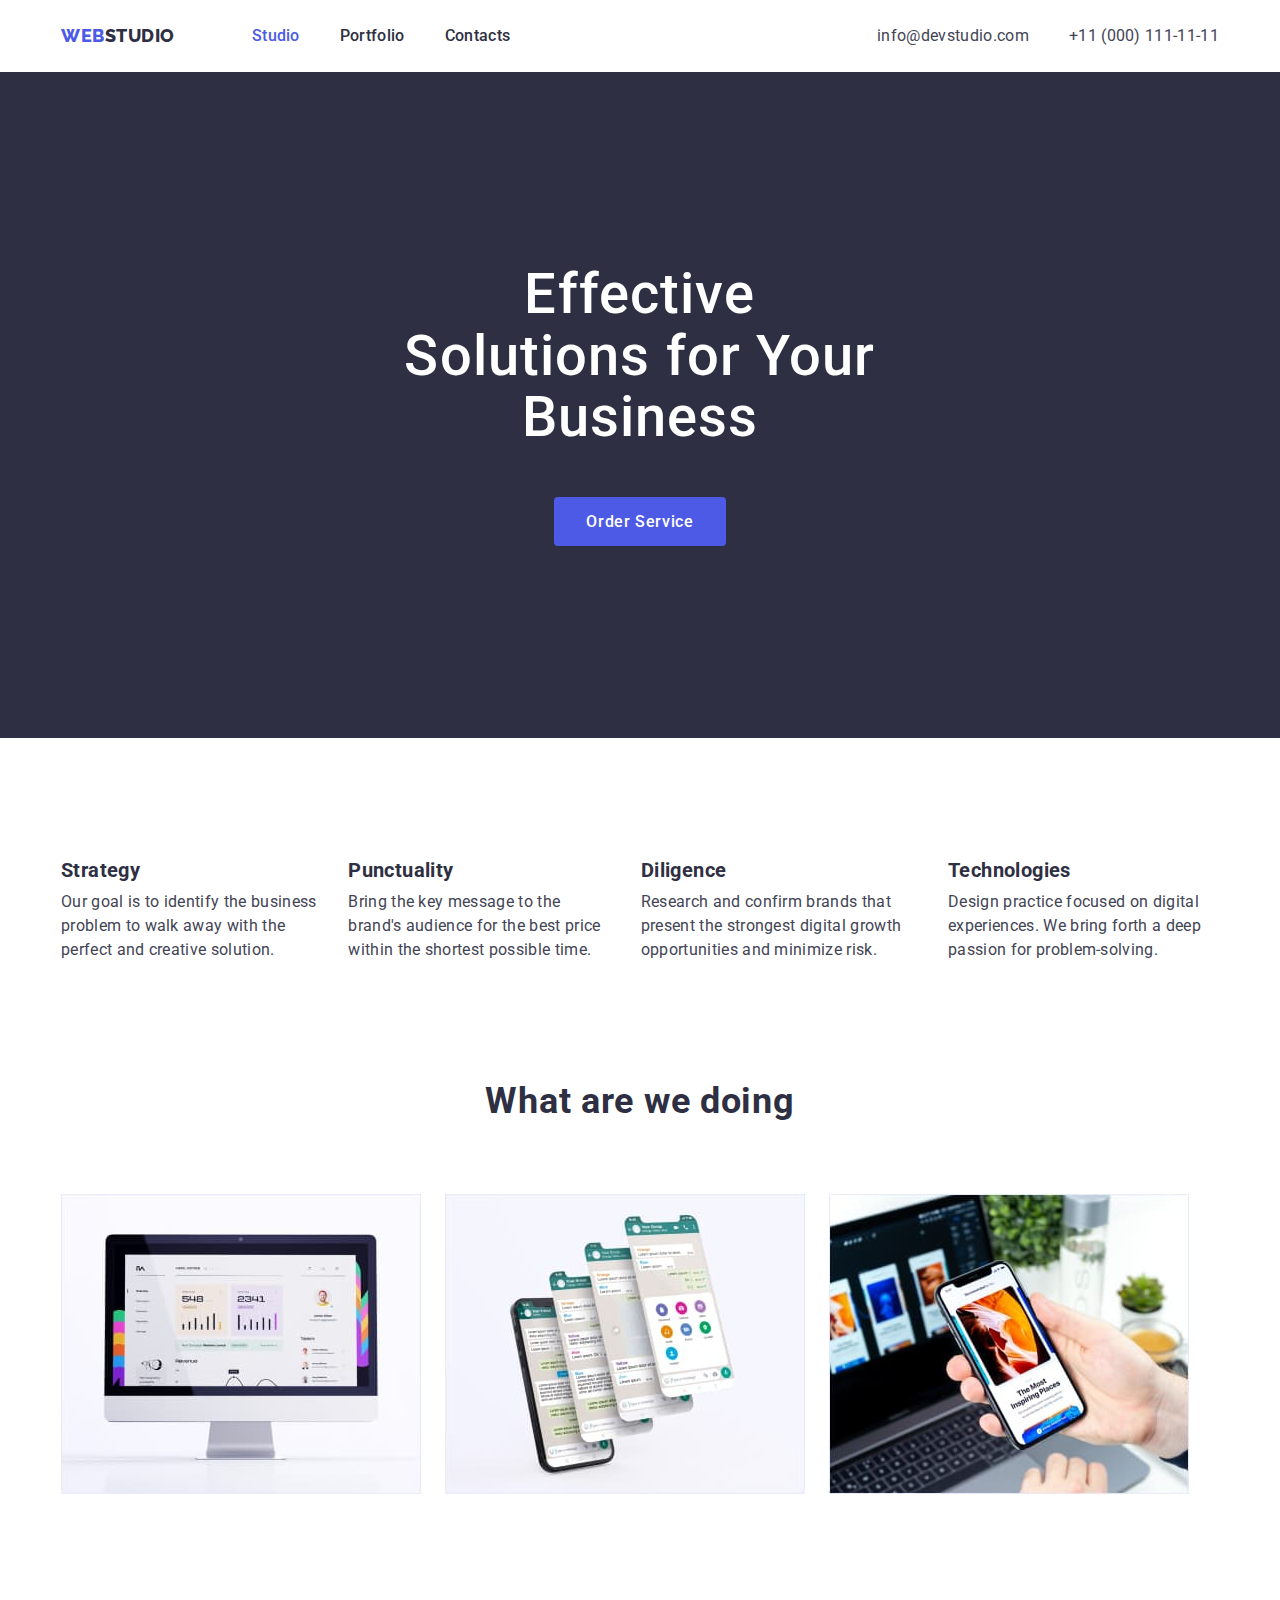
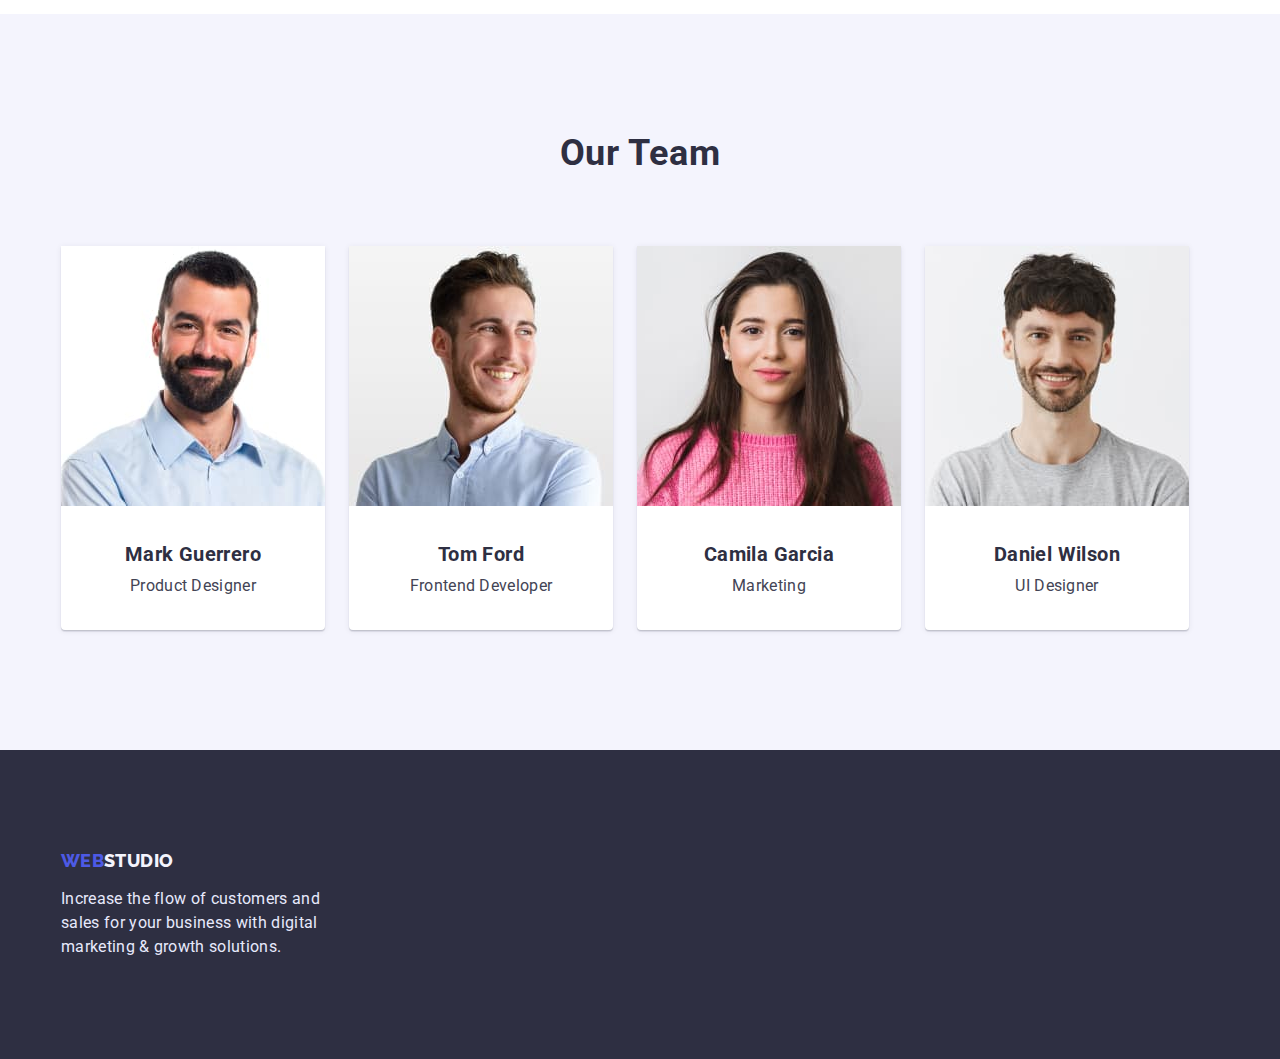
<file: index.html>
<!DOCTYPE html>
<html lang="en">
  <head>
    <meta charset="UTF-8" />
    <meta http-equiv="X-UA-Compatible" content="IE=edge" />
    <meta name="viewport" content="width=device-width, initial-scale=1.0" />
    <link rel="preconnect" href="https://fonts.googleapis.com" />
    <link rel="preconnect" href="https://fonts.gstatic.com" crossorigin />
    <link
      href="https://fonts.googleapis.com/css2?family=Raleway:wght@700;800&family=Roboto:wght@400;500;700;900&display=swap"
      rel="stylesheet"
    />
    <link
      rel="stylesheet"
      href="https://cdnjs.cloudflare.com/ajax/libs/modern-normalize/1.1.0/modern-normalize.min.css"
      integrity="sha512-wpPYUAdjBVSE4KJnH1VR1HeZfpl1ub8YT/NKx4PuQ5NmX2tKuGu6U/JRp5y+Y8XG2tV+wKQpNHVUX03MfMFn9Q=="
      crossorigin="anonymous"
      referrerpolicy="no-referrer"
    />
    <title>WEBSTUDIO</title>
    <link rel="stylesheet" href="./css/style.css" />
  </head>
  <body>
    <header class="header">
      <div class="container d-flex">
        <nav class="header-nav d-flex">
          <a class="logo" href="./index.html"><span class="logo-color">WEB</span>STUDIO</a>
          <ul class="nav-list">
            <li class="item"><a class="nav-link current" href="./index.html">Studio</a></li>
            <li class="item"><a class="nav-link" href="./portfolio.html">Portfolio</a></li>
            <li class="item"><a class="nav-link" href="#">Contacts</a></li>
          </ul>
        </nav>

        <ul class="auth-list header-nav">
          <li class="item">
            <a class="auth-link" href="mailto:info@devstudio.com">info@devstudio.com</a>
          </li>
          <li class="item">
            <a class="auth-link" href="tel:+11(000)111-11-11">+11 (000) 111-11-11</a>
          </li>
        </ul>
      </div>
    </header>
    <main>
      <section class="section hero">
        <div class="container">
          <div class="wrap">
            <h1 class="hero-title">Effective Solutions for Your Business</h1>
          </div>
          <button class="btn-title btn-hero" type="button">Order Service</button>
        </div>
      </section>
      <section class="section benefits">
        <div class="container">
          <h2 class="h2-tittle visually-hidden">Our advantages</h2>
          <ul class="benefits-list style-non d-flex">
            <li class="item">
              <h3 class="h3-tittle h3-style">Strategy</h3>
              <p class="txt">
                Our goal is to identify the business problem to walk away with the perfect and
                creative solution.
              </p>
            </li>
            <li class="item">
              <h3 class="h3-tittle h3-style">Punctuality</h3>
              <p class="txt">
                Bring the key message to the brand's audience for the best price within the shortest
                possible time.
              </p>
            </li>
            <li class="item">
              <h3 class="h3-tittle h3-style">Diligence</h3>
              <p class="txt">
                Research and confirm brands that present the strongest digital growth opportunities
                and minimize risk.
              </p>
            </li>
            <li class="item">
              <h3 class="h3-tittle h3-style">Technologies</h3>
              <p class="txt">
                Design practice focused on digital experiences. We bring forth a deep passion for
                problem-solving.
              </p>
            </li>
          </ul>
        </div>
      </section>
      <section class="section work">
        <div class="container">
          <h2 class="h2-tittle h2-work">What are we doing</h2>
          <ul class="style-non d-flex">
            <li class="item-work"><img src="./images/imac.jpg" alt="imac" width="360" /></li>
            <li class="item-work"><img src="./images/screen.jpg" alt="screen" width="360" /></li>
            <li class="item-work"><img src="./images/phone.jpg" alt="phone" width="360" /></li>
          </ul>
        </div>
      </section>
      <section class="section team">
        <div class="container">
          <h2 class="h2-tittle h2-team">Our Team</h2>
          <ul class="team-list d-flex style-non">
            <li class="team-item">
              <img src="./images/Mark_Guerrero.jpg" alt="Mark Guerrero" width="264" />
              <div class="card-txt">
                <h3 class="h3-tittle card-name">Mark Guerrero</h3>
                <p class="txt">Product Designer</p>
              </div>
            </li>
            <li class="team-item">
              <img src="./images/Tom_Ford.jpg" alt="Tom Ford" width="264" />
              <div class="card-txt">
                <h3 class="h3-tittle card-name">Tom Ford</h3>
                <p class="txt">Frontend Developer</p>
              </div>
            </li>
            <li class="team-item">
              <img src="./images/Camila_Garcia.jpg" alt="Camila Garcia" width="264" />
              <div class="card-txt">
                <h3 class="h3-tittle card-name">Camila Garcia</h3>
                <p class="txt">Marketing</p>
              </div>
            </li>
            <li class="team-item">
              <img src="./images/Daniel_Wilson.jpg" alt="Daniel Wilson" width="264" />
              <div class="card-txt">
                <h3 class="h3-tittle card-name">Daniel Wilson</h3>
                <p class="txt">UI Designer</p>
              </div>
            </li>
          </ul>
        </div>
      </section>
    </main>
    <footer class="footer">
      <div class="container">
        <div class="footer-info">
          <a class="logo-footer" href="#"><span class="logo-color">WEB</span>STUDIO</a>
          <p class="txt-footer">
            Increase the flow of customers and sales for your business with digital marketing &
            growth solutions.
          </p>
        </div>
      </div>
    </footer>
  </body>
</html>
</file>
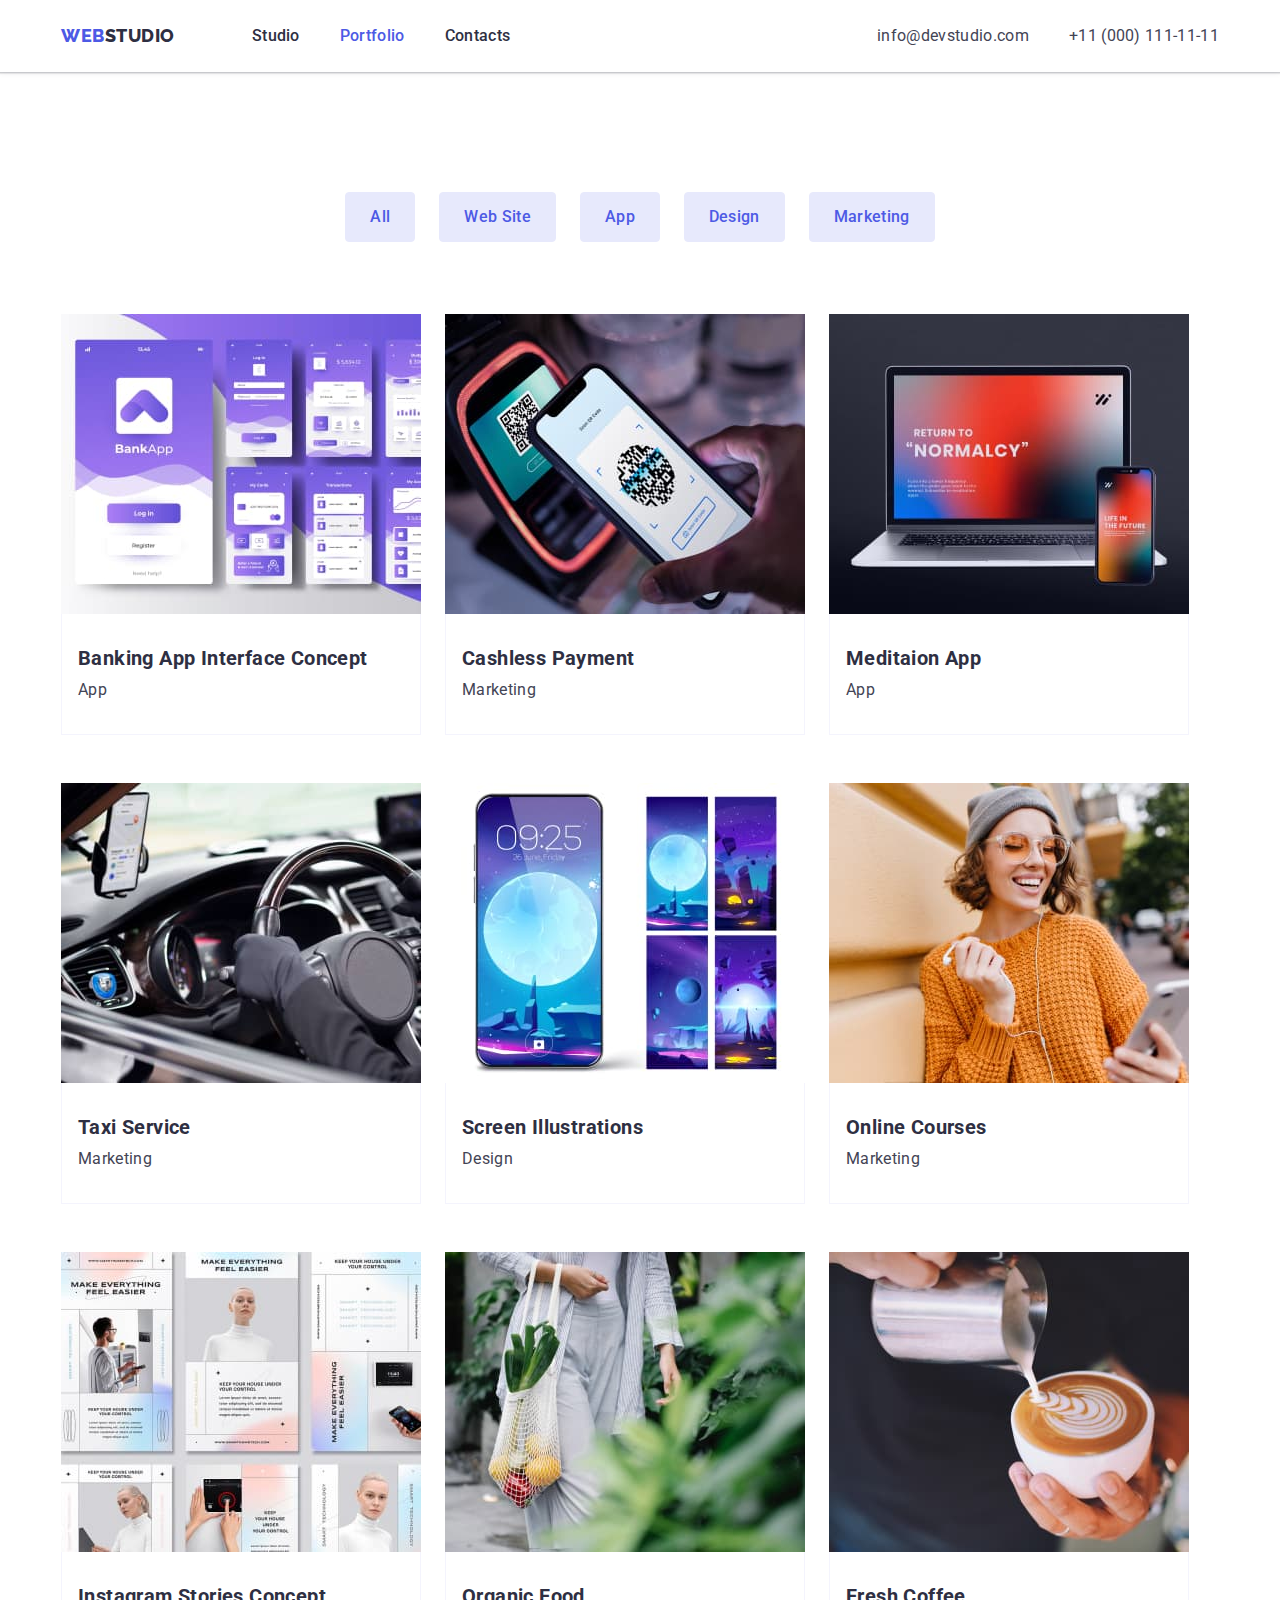
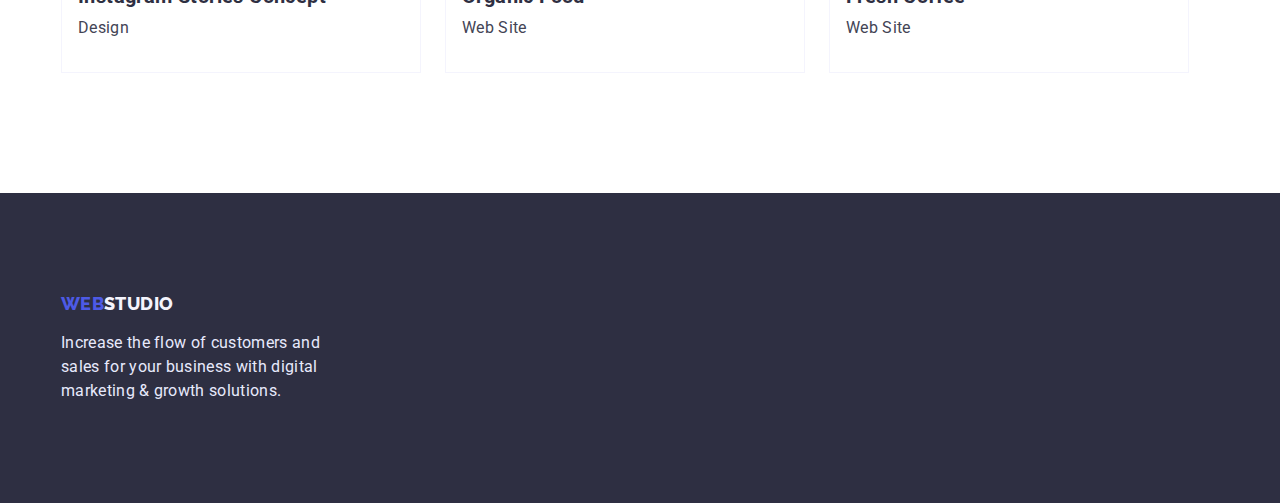
<file: portfolio.html>
<!DOCTYPE html>
<html lang="en">
  <head>
    <meta charset="UTF-8" />
    <meta http-equiv="X-UA-Compatible" content="IE=edge" />
    <meta name="viewport" content="width=device-width, initial-scale=1.0" />
    <link rel="preconnect" href="https://fonts.googleapis.com" />
    <link rel="preconnect" href="https://fonts.gstatic.com" crossorigin />
    <link
      href="https://fonts.googleapis.com/css2?family=Raleway:wght@700;800&family=Roboto:wght@400;500;700;900&display=swap"
      rel="stylesheet"
    />
    <link
      rel="stylesheet"
      href="https://cdnjs.cloudflare.com/ajax/libs/modern-normalize/1.1.0/modern-normalize.min.css"
      integrity="sha512-wpPYUAdjBVSE4KJnH1VR1HeZfpl1ub8YT/NKx4PuQ5NmX2tKuGu6U/JRp5y+Y8XG2tV+wKQpNHVUX03MfMFn9Q=="
      crossorigin="anonymous"
      referrerpolicy="no-referrer"
    />
    <title>Portfolio</title>
    <link rel="stylesheet" href="./css/style.css" />
  </head>
  <body>
     <header class="header">
      <div class="container d-flex">
        <nav class="header-nav d-flex">
          <a class="logo" href="./index.html"><span class="logo-color">WEB</span>STUDIO</a>
          <ul class="nav-list">
            <li class="item"><a class="nav-link" href="./index.html">Studio</a></li>
            <li class="item"><a class="nav-link current" href="./portfolio.html">Portfolio</a></li>
            <li class="item"><a class="nav-link" href="#">Contacts</a></li>
          </ul>
        </nav>

        <ul class="auth-list header-nav">
          <li class="item">
            <a class="auth-link" href="mailto:info@devstudio.com">info@devstudio.com</a>
          </li>
          <li class="item">
            <a class="auth-link" href="tel:+11(000)111-11-11">+11 (000) 111-11-11</a>
          </li>
        </ul>
      </div>
    </header>
    <main class="portfolio">
      <section class="section projects">
        <div class="container">
          <h1 class="visually-hidden">Our work</h1>
          <ul class="btn-list">
            <li class="item">
              <button class="btn-filter" type="button">All</button>
            </li>
            <li class="item">
              <button class="btn-filter" type="button">Web Site</button>
            </li>
            <li class="item">
              <button class="btn-filter" type="button">App</button>
            </li>
            <li class="item">
              <button class="btn-filter" type="button">Design</button>
            </li>
            <li class="item">
              <button class="btn-filter" type="button">Marketing</button>
            </li>
          </ul>
          <ul class="feature-list style-non">
            <li class="feature-item">
              <a class="style-non shadow" href="#">
                <img
                  class="feature-img"
                  src="./images/portfolio-img/app-bank.jpg"
                  alt="Banking App"
                  width="360"
                />
                <div class="img-txt">
                  <h3 class="h3-tittle">Banking App Interface Concept</h3>
                  <p class="txt-project">App</p>
                </div>
              </a>
            </li>
            <li class="feature-item">
              <a class="style-non shadow" href="#">
                <img
                  class="feature-img"
                  src="./images/portfolio-img/paypass.jpg"
                  alt="Cashless Payment"
                  width="360"
                />
                <div class="img-txt">
                  <h3 class="h3-tittle">Cashless Payment</h3>
                  <p class="txt-project">Marketing</p>
                </div>
              </a>
            </li>
            <li class="feature-item">
              <a class="style-non shadow" href="#">
                <img
                  class="feature-img"
                  src="./images/portfolio-img/notebook.jpg"
                  alt="Meditaion App"
                  width="360"
                />
                <div class="img-txt">
                  <h3 class="h3-tittle">Meditaion App</h3>
                  <p class="txt-project">App</p>
                </div>
              </a>
            </li>
            <li class="feature-item">
              <a class="style-non shadow" href="#">
                <img
                  class="feature-img"
                  src="./images/portfolio-img/avto.jpg"
                  alt="Taxi Service"
                  width="360"
                />
                <div class="img-txt">
                  <h3 class="h3-tittle">Taxi Service</h3>
                  <p class="txt-project">Marketing</p>
                </div>
              </a>
            </li>
            <li class="feature-item">
              <a class="style-non shadow" href="#">
                <img
                  class="feature-img"
                  src="./images/portfolio-img/phone-screen.jpg"
                  alt="Screen Illustrations"
                  width="360"
                />
                <div class="img-txt">
                  <h3 class="h3-tittle">Screen Illustrations</h3>
                  <p class="txt-project">Design</p>
                </div>
              </a>
            </li>
            <li class="feature-item">
              <a class="style-non shadow" href="#">
                <img
                  class="feature-img"
                  src="./images/portfolio-img/girl.jpg"
                  alt="Online Courses"
                  width="360"
                />
                <div class="img-txt">
                  <h3 class="h3-tittle">Online Courses</h3>
                  <p class="txt-project">Marketing</p>
                </div>
              </a>
            </li>
            <li class="feature-item">
              <a class="style-non shadow" href="#">
                <img
                  class="feature-img"
                  src="./images/portfolio-img/social.jpg"
                  alt="Instagram Stories Concept"
                  width="360"
                />
                <div class="img-txt">
                  <h3 class="h3-tittle">Instagram Stories Concept</h3>
                  <p class="txt-project">Design</p>
                </div>
              </a>
            </li>
            <li class="feature-item">
              <a class="style-non shadow" href="#">
                <img
                  class="feature-img"
                  src="./images/portfolio-img/fruits.jpg"
                  alt="Organic Food"
                  width="360"
                />
                <div class="img-txt">
                  <h3 class="h3-tittle">Organic Food</h3>
                  <p class="txt-project">Web Site</p>
                </div>
              </a>
            </li>
            <li class="feature-item">
              <a class="style-non shadow" href="#">
                <img
                  class="feature-img"
                  src="./images/portfolio-img/latte.jpg"
                  alt="Fresh Coffee"
                  width="360"
                />
                <div class="img-txt">
                  <h3 class="h3-tittle">Fresh Coffee</h3>
                  <p class="txt-project">Web Site</p>
                </div>
              </a>
            </li>
          </ul>
        </div>
      </section>
    </main>
    <footer class="footer">
      <div class="container">
        <div class="footer-info">
          <a class="logo-footer" href="#"><span class="logo-color">WEB</span>STUDIO</a>
          <p class="txt-footer">
            Increase the flow of customers and sales for your business with digital marketing &
            growth solutions.
          </p>
        </div>
      </div>
    </footer>
  </body>
</html>
</file>
<file: css/style.css>
:root {
    --slate: #434455;
    --navy-blue: #2E2F42;
    --iris: #4D5AE5;
    --white: #FFFFFF;
    --bg: #E5E5E5;
    --cloud: #F4F4FD;
    --cornflower: #E7E9FC;
}

body{
    font-family: 'Roboto', sans-serif;
    color: var(--slate);
    background-color: var(--white);
}

*, *::before, *::after{
    margin: 0;
    padding: 0;
}

.container{
    max-width: 1158px;
    margin-left: auto;
    margin-right: auto;
    padding-left: 15px;
    padding-right: 15px;
}

.current{
    color: var(--iris);
}

.h2-tittle{
    color: var(--navy-blue);
    font-weight: 700;
    font-size: 36px;
    line-height: 1.1;
    letter-spacing: 0.02em;
}

.h3-tittle{
    color: var(--navy-blue);
    font-weight: 700;
    font-size: 20px;
    line-height: 1.2;
    letter-spacing: 0.02em;
}

.txt {
    font-size: 16px;
    line-height: 1.5;
    letter-spacing: 0.02em;
}


.visually-hidden{
    position: absolute;
    white-space: nowrap;
    width: 1px;
    height: 1px;
    overflow: hidden;
    border: 0;
    padding: 0;
    clip: rect(0 0 0 0);
    clip-path: inset(50%);
    margin: -1px;
}

.section{
    padding-top: 120px;
    padding-bottom: 120px;
}

.d-flex{
    display: flex;
}



/* Header */


.header{
    box-shadow: 0px 2px 1px rgba(46, 47, 66, 0.08), 0px 1px 1px rgba(46, 47, 66, 0.16), 0px 1px 6px rgba(46, 47, 66, 0.08);
}

.header-nav{
    align-items: center;
}

.logo {
    color: var(--navy-blue);
    font-family: 'raleway', sans-serif;
    font-weight: 800;
    font-size: 18px;
    line-height: 1.3;
    letter-spacing: 0.03em;
    text-decoration: none;
    margin-right: 77px;
}

.logo-color {
    color: var(--iris);
}

.nav-list .item:not(:last-child){
    margin-right: 40px;
}

.nav-list {
    display: flex;
    list-style-type: none;
    align-items: center;
}

.nav-link {
    display: block;
    color: var(--navy-blue);
    font-weight: 500;
    font-size: 16px;
    line-height: 1.5;
    letter-spacing: 0.02em;
    text-decoration: none;
    padding-top: 24px;
    padding-bottom: 24px;
}
.current{
    color: var(--iris);
}

.nav-link:hover,
.nav-link:focus{
    color: var(--iris);
}

.auth-list {
    display: flex;
    list-style-type: none;
    margin-left: auto;
}

.auth-list .item:not(:last-child){
    margin-right: 40px;
}

.auth-link{
    color: var(--slate);
    font-size: 16px;
    line-height: 1.5;
    text-decoration: none;
    letter-spacing: 0.02em;
}

.auth-link:hover,
.auth-link:focus{
    color: var(--iris);
}


/* Hero */

.hero{
    background-color: var(--navy-blue);
    text-align: center;
    padding-top: 192px;
    padding-bottom: 192px;
    
}

.hero-title{
    color: var(--white);
    font-weight: 500;
    font-size: 56px;
    line-height: 1.1;
    letter-spacing: 0.02em;
    margin-bottom: 48px;
}

.hero .wrap{
    max-width: 492px;
    margin-left: auto;
    margin-right: auto;
}

.btn-title{
    color: var(--white);
    background-color: var(--iris);
    font-family: 'roboto', sans-serif;
    font-weight: 500;
    font-size: 16px;
    line-height: 1.1;
    letter-spacing: 0.04em;
    cursor: pointer;
    padding: 16px 32px;
    border-radius: 4px;
    border: none;
}


/* benefits */


.benefits-list .item{
    margin-right: 24px;
}

.benefits-list .item:last-child{
    margin-right: 0px;
}


.benefits-list .item {
    flex-basis: calc((100% \ 4) - 71px);
}

.h3-style{
    margin-bottom: 8px;
}

.style-non{
    list-style-type: none;
    text-decoration: none;
}


/* WORK */


.work{
    padding-top: 0px;
}

.h2-work{
    text-align: center;
    margin-bottom: 72px;
}

.item-work img{
    display: block;
    max-width: 100%;
}

.item-work:not(:last-child){
    margin-right: 24px;
}

/* Team */

.team{
    background-color: var(--cloud);
}

.h2-team{
    text-align: center;
    margin-bottom: 72px;
}

.team-list .team-item:not(:last-child){
    margin-right: 24px;
}

.team-item{
    background-color: var(--white);
    text-align: center;
    box-shadow: 0px 1px 6px rgba(46, 47, 66, 0.08), 0px 1px 1px rgba(46, 47, 66, 0.16), 0px 2px 1px rgba(46, 47, 66, 0.08);
    border-radius: 0px 0px 4px 4px;
}

.team-item .card-name{
    margin-bottom: 8px;
}

.card-txt{
    padding-top: 32px;
    padding-bottom: 32px;
}



/* footer */

.footer{
    background-color: var(--navy-blue);
    padding-top: 100px;
    padding-bottom: 100px;
}

.footer-info{
    max-width: 264px;
}

.logo-footer{
    display: block;
    color: var(--cloud);
    font-family: 'raleway', sans-serif;
    font-weight: 800;
    font-size: 18px;
    line-height: 1.2;
    text-decoration: none;
    letter-spacing: 0.02em;
    margin-bottom: 16px;
}

.txt-footer {
    color: var(--cornflower);
    font-size: 16px;
    line-height: 1.5;
    letter-spacing: 0.02em;
}



/* portfolio style */

.btn-list{
    display: flex;
    justify-content: center;
    list-style-type: none;
    margin-bottom: 72px;
}

.btn-list .item:not(:last-child){
    margin-right: 24px;
}

.btn-filter{
    color: var(--iris);
    background-color: var(--cornflower);
    font-family: 'roboto', sans-serif;
    font-weight: 500;
    font-size: 16px;
    line-height: 1.5;
    letter-spacing: 0.02em;
    cursor: pointer;
    padding: 12px 24px;
    border: 1px solid var(--cornflower);
    border-radius: 4px;
}

.btn-filter:hover,
.btn-filter:focus{
    color: var(--white);
    background-color: var(--iris);
    border: 1px solid transparent;
}

.feature-img{
    display: block;
    max-width: 100%;
}


.feature-list{
    display: flex;
    flex-wrap: wrap;
}

.img-txt{
    padding-top: 32px;
    padding-bottom: 32px;
    padding-left: 16px;
    border: 0.5px solid var(--cloud);
    border-top: none;
}

.shadow{
    box-shadow: 0px 1px 6px rgba(46, 47, 66, 0.08);
}

.feature-item:not(:nth-child(3n)){
    margin-right: 24px;
}

.feature-item:not(:nth-last-child(-n + 3)){
    margin-bottom: 48px;
}

.img-txt .h3-tittle{
    margin-bottom: 8px;
}


.txt-project{
    color: var(--slate);
    font-size: 16px;
    line-height: 1.5;
    letter-spacing: 0.02em;
}
</file>
